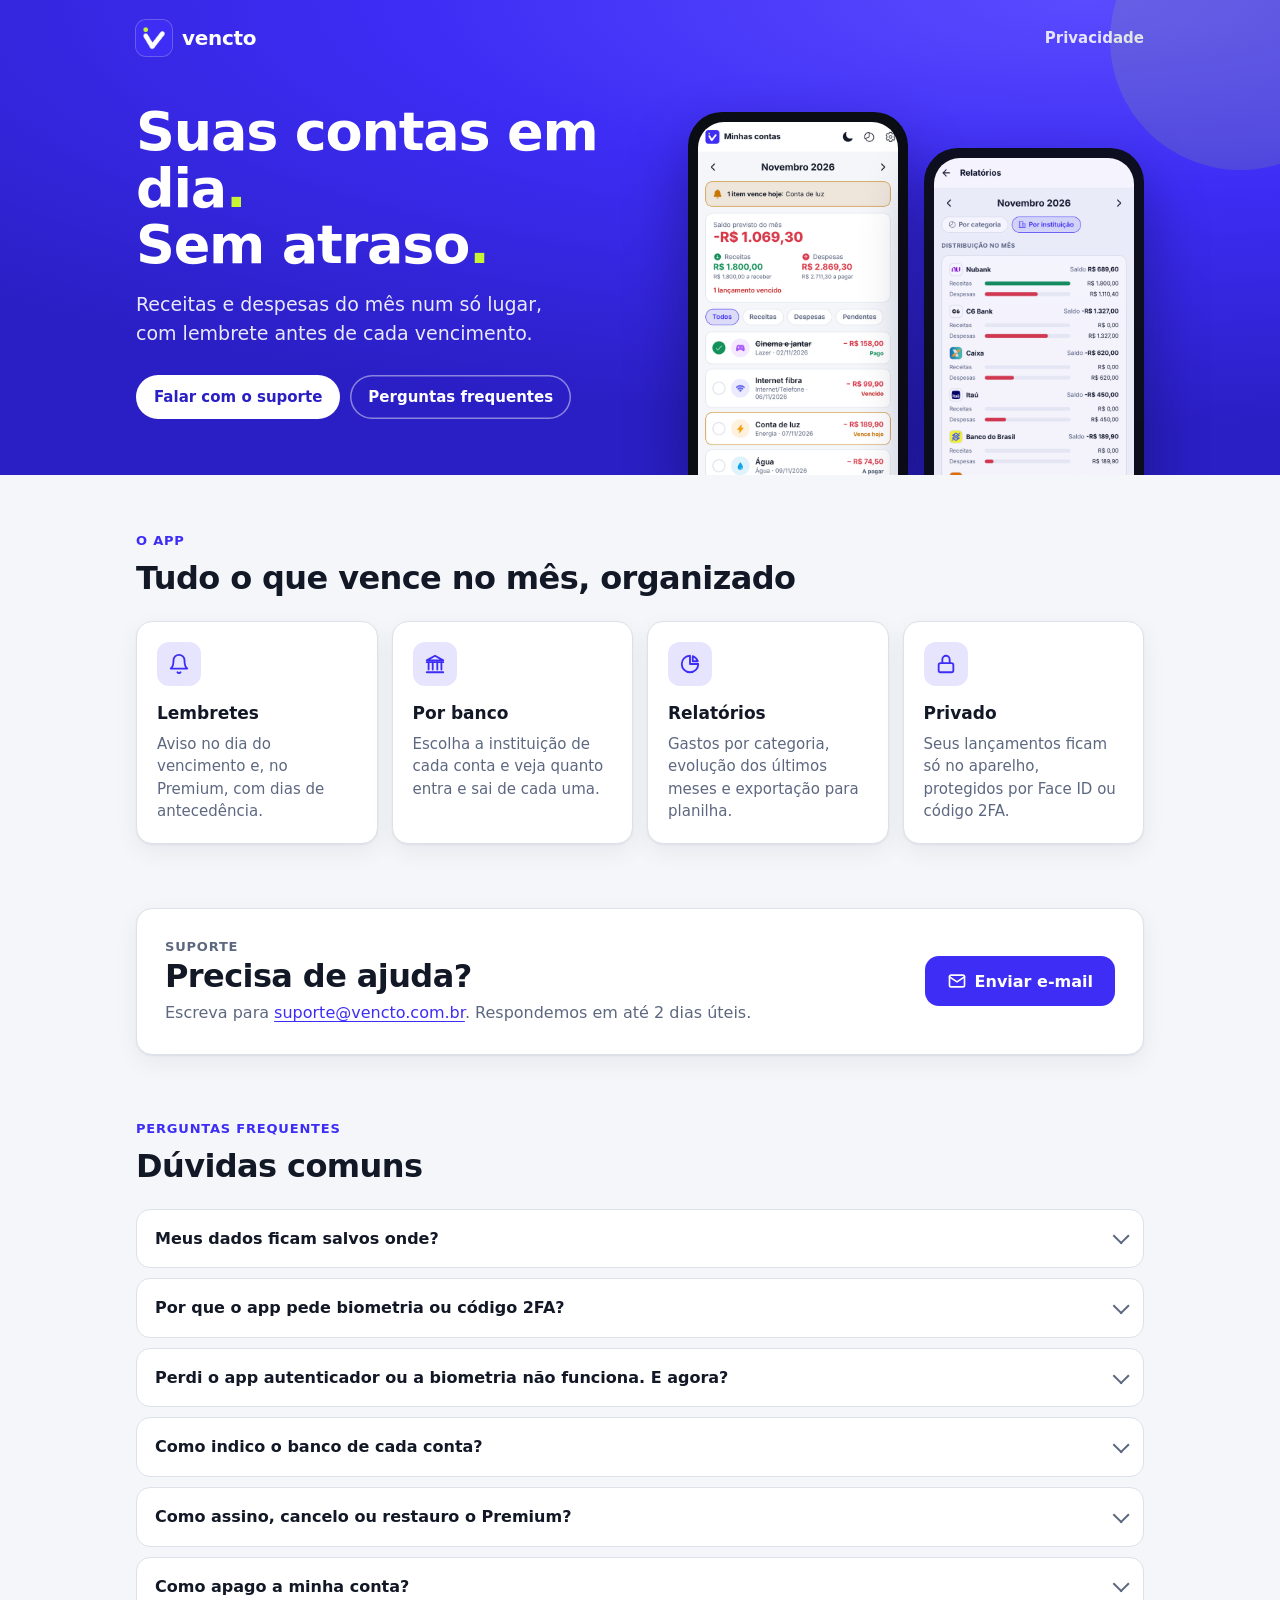
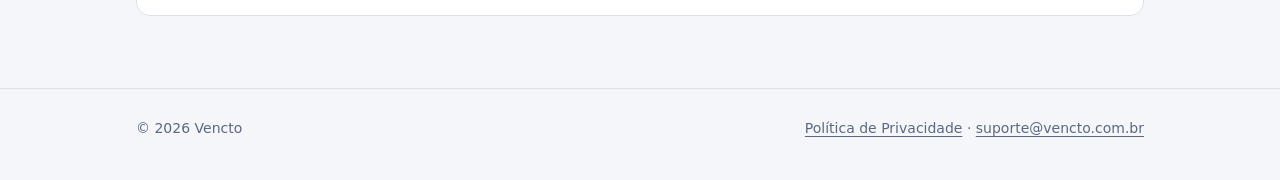
<file: index.html>
<!doctype html>
<html lang="pt-BR">
<head>
  <meta charset="utf-8">
  <meta name="viewport" content="width=device-width, initial-scale=1">
  <title>Vencto — Suporte</title>
  <meta name="description" content="Vencto: receitas e despesas do mês, sem esquecer nenhum vencimento. Suporte e perguntas frequentes.">
  <meta name="theme-color" content="#3D2DF5">
  <link rel="icon" href="img/logo.png">
  <link rel="apple-touch-icon" href="img/logo.png">
  <link rel="stylesheet" href="estilo.css">
</head>
<body>
  <header class="hero">
    <div class="wrap">
      <nav class="nav">
        <a class="brand" href="./"><img src="img/logo.png" alt="">vencto</a>
        <a class="link" href="privacidade.html">Privacidade</a>
      </nav>

      <div class="hero-grid">
        <div class="hero-copy">
          <h1>Suas contas em dia<span class="dot">.</span><br>Sem atraso<span class="dot">.</span></h1>
          <p class="lead">Receitas e despesas do mês num só lugar, com lembrete antes de cada vencimento.</p>
          <div class="actions">
            <a class="pill pill-light" href="#suporte">Falar com o suporte</a>
            <a class="pill pill-ghost" href="#perguntas">Perguntas frequentes</a>
          </div>
        </div>
        <div class="phones" aria-hidden="true">
          <div class="phone"><img src="img/app-inicio.png" alt=""></div>
          <div class="phone back"><img src="img/app-instituicoes.png" alt=""></div>
        </div>
      </div>
    </div>
  </header>

  <main>
    <section>
      <div class="wrap">
        <p class="eyebrow">O app</p>
        <h2>Tudo o que vence no mês, organizado</h2>
        <div class="features">
          <article class="card feature">
            <div class="icon"><svg viewBox="0 0 24 24" fill="none" stroke="currentColor" stroke-width="2" stroke-linecap="round" stroke-linejoin="round"><path d="M6 8a6 6 0 0 1 12 0c0 7 3 9 3 9H3s3-2 3-9"/><path d="M10.3 21a1.94 1.94 0 0 0 3.4 0"/></svg></div>
            <h3>Lembretes</h3>
            <p>Aviso no dia do vencimento e, no Premium, com dias de antecedência.</p>
          </article>
          <article class="card feature">
            <div class="icon"><svg viewBox="0 0 24 24" fill="none" stroke="currentColor" stroke-width="2" stroke-linecap="round" stroke-linejoin="round"><path d="M3 10h18"/><path d="M5 10v8M9.5 10v8M14.5 10v8M19 10v8"/><path d="M3 21h18"/><path d="M12 3 3 8h18z"/></svg></div>
            <h3>Por banco</h3>
            <p>Escolha a instituição de cada conta e veja quanto entra e sai de cada uma.</p>
          </article>
          <article class="card feature">
            <div class="icon"><svg viewBox="0 0 24 24" fill="none" stroke="currentColor" stroke-width="2" stroke-linecap="round" stroke-linejoin="round"><path d="M21 12a9 9 0 1 1-9-9v9z"/><path d="M15 3.5A9 9 0 0 1 20.5 9H15z"/></svg></div>
            <h3>Relatórios</h3>
            <p>Gastos por categoria, evolução dos últimos meses e exportação para planilha.</p>
          </article>
          <article class="card feature">
            <div class="icon"><svg viewBox="0 0 24 24" fill="none" stroke="currentColor" stroke-width="2" stroke-linecap="round" stroke-linejoin="round"><rect x="4" y="11" width="16" height="10" rx="2"/><path d="M8 11V7a4 4 0 0 1 8 0v4"/></svg></div>
            <h3>Privado</h3>
            <p>Seus lançamentos ficam só no aparelho, protegidos por Face ID ou código 2FA.</p>
          </article>
        </div>
      </div>
    </section>

    <section id="suporte">
      <div class="wrap">
        <div class="card support">
          <div>
            <p class="eyebrow">Suporte</p>
            <h2>Precisa de ajuda?</h2>
            <p>Escreva para <a href="mailto:suporte@vencto.com.br">suporte@vencto.com.br</a>. Respondemos em até 2 dias úteis.</p>
          </div>
          <a class="btn" href="mailto:suporte@vencto.com.br">
            <svg width="20" height="20" viewBox="0 0 24 24" fill="none" stroke="currentColor" stroke-width="2" stroke-linecap="round" stroke-linejoin="round" aria-hidden="true"><rect x="3" y="5" width="18" height="14" rx="2"/><path d="m3 7 9 6 9-6"/></svg>
            Enviar e-mail
          </a>
        </div>
      </div>
    </section>

    <section id="perguntas">
      <div class="wrap">
        <p class="eyebrow">Perguntas frequentes</p>
        <h2>Dúvidas comuns</h2>
        <div class="faq">
          <details>
            <summary>Meus dados ficam salvos onde?</summary>
            <p>Somente no seu aparelho. Por isso, ao trocar de celular ou desinstalar o app, os lançamentos não são
              transferidos.</p>
          </details>
          <details>
            <summary>Por que o app pede biometria ou código 2FA?</summary>
            <p>Para proteger as suas finanças: a verificação é pedida sempre que o app é aberto e depois de 2 minutos em
              segundo plano.</p>
          </details>
          <details>
            <summary>Perdi o app autenticador ou a biometria não funciona. E agora?</summary>
            <p>Na tela de verificação, toque em "Usar código de recuperação" e digite um dos códigos que o app mostrou
              quando você configurou a verificação. Em seguida, escolha um novo método. Você pode ver quantos códigos
              restam e gerar novos em Configurações › Códigos de recuperação.</p>
          </details>
          <details>
            <summary>Como indico o banco de cada conta?</summary>
            <p>No lançamento, toque em "Instituição financeira" e busque pelo nome ou pelo código do banco. O campo é
              opcional. Em Relatórios › Por instituição você vê receitas e despesas de cada banco no mês e nos últimos
              6 meses.</p>
          </details>
          <details>
            <summary>Como assino, cancelo ou restauro o Premium?</summary>
            <p>Assine em Configurações › Conhecer o Premium. Para cancelar, use Ajustes › seu nome › Assinaturas no
              iPhone. Se trocar de aparelho ou de conta no app, toque em "Restaurar compras" na tela do Premium.</p>
          </details>
          <details>
            <summary>Como apago a minha conta?</summary>
            <p>Em Configurações › Excluir conta. A conta, os lançamentos e os lembretes são apagados do aparelho.</p>
          </details>
        </div>
      </div>
    </section>
  </main>

  <footer>
    <div class="wrap">
      <span>© 2026 Vencto</span>
      <span><a href="privacidade.html">Política de Privacidade</a> · <a href="mailto:suporte@vencto.com.br">suporte@vencto.com.br</a></span>
    </div>
  </footer>
</body>
</html>
</file>
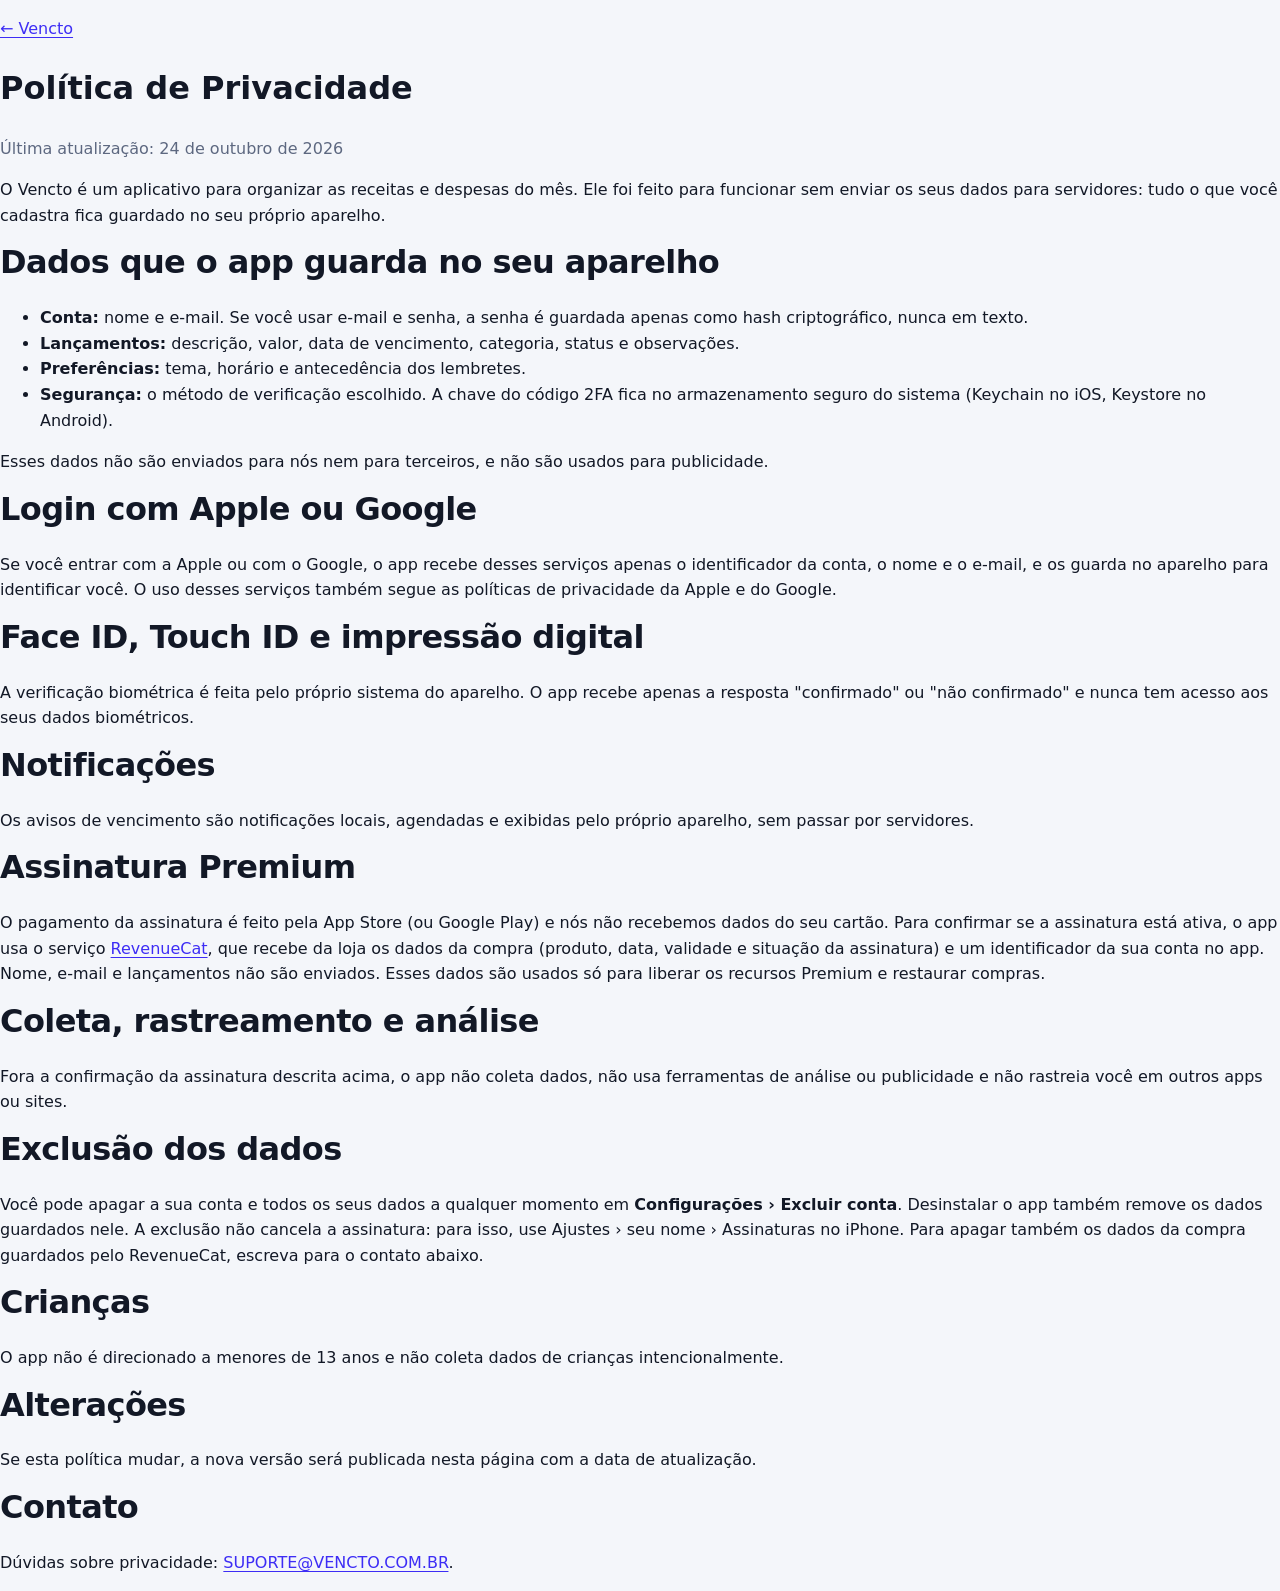
<file: privacidade.html>
<!doctype html>
<html lang="pt-BR">
<head>
  <meta charset="utf-8">
  <meta name="viewport" content="width=device-width, initial-scale=1">
  <title>Política de Privacidade — Vencto</title>
  <link rel="stylesheet" href="estilo.css">
</head>
<body>
  <main>
    <p><a href="./">← Vencto</a></p>
    <h1>Política de Privacidade</h1>
    <p class="muted">Última atualização: 24 de outubro de 2026</p>

    <p>O Vencto é um aplicativo para organizar as receitas e despesas do mês. Ele foi feito para funcionar
      sem enviar os seus dados para servidores: tudo o que você cadastra fica guardado no seu próprio aparelho.</p>

    <h2>Dados que o app guarda no seu aparelho</h2>
    <ul>
      <li><strong>Conta:</strong> nome e e-mail. Se você usar e-mail e senha, a senha é guardada apenas como hash
        criptográfico, nunca em texto.</li>
      <li><strong>Lançamentos:</strong> descrição, valor, data de vencimento, categoria, status e observações.</li>
      <li><strong>Preferências:</strong> tema, horário e antecedência dos lembretes.</li>
      <li><strong>Segurança:</strong> o método de verificação escolhido. A chave do código 2FA fica no armazenamento
        seguro do sistema (Keychain no iOS, Keystore no Android).</li>
    </ul>
    <p>Esses dados não são enviados para nós nem para terceiros, e não são usados para publicidade.</p>

    <h2>Login com Apple ou Google</h2>
    <p>Se você entrar com a Apple ou com o Google, o app recebe desses serviços apenas o identificador da conta, o nome
      e o e-mail, e os guarda no aparelho para identificar você. O uso desses serviços também segue as políticas de
      privacidade da Apple e do Google.</p>

    <h2>Face ID, Touch ID e impressão digital</h2>
    <p>A verificação biométrica é feita pelo próprio sistema do aparelho. O app recebe apenas a resposta
      "confirmado" ou "não confirmado" e nunca tem acesso aos seus dados biométricos.</p>

    <h2>Notificações</h2>
    <p>Os avisos de vencimento são notificações locais, agendadas e exibidas pelo próprio aparelho, sem passar por
      servidores.</p>

    <h2>Assinatura Premium</h2>
    <p>O pagamento da assinatura é feito pela App Store (ou Google Play) e nós não recebemos dados do seu cartão. Para
      confirmar se a assinatura está ativa, o app usa o serviço <a href="https://www.revenuecat.com/privacy/">RevenueCat</a>,
      que recebe da loja os dados da compra (produto, data, validade e situação da assinatura) e um identificador da sua
      conta no app. Nome, e-mail e lançamentos não são enviados. Esses dados são usados só para liberar os recursos
      Premium e restaurar compras.</p>

    <h2>Coleta, rastreamento e análise</h2>
    <p>Fora a confirmação da assinatura descrita acima, o app não coleta dados, não usa ferramentas de análise ou
      publicidade e não rastreia você em outros apps ou sites.</p>

    <h2>Exclusão dos dados</h2>
    <p>Você pode apagar a sua conta e todos os seus dados a qualquer momento em <strong>Configurações › Excluir
      conta</strong>. Desinstalar o app também remove os dados guardados nele. A exclusão não cancela a assinatura: para
      isso, use Ajustes › seu nome › Assinaturas no iPhone. Para apagar também os dados da compra guardados pelo
      RevenueCat, escreva para o contato abaixo.</p>

    <h2>Crianças</h2>
    <p>O app não é direcionado a menores de 13 anos e não coleta dados de crianças intencionalmente.</p>

    <h2>Alterações</h2>
    <p>Se esta política mudar, a nova versão será publicada nesta página com a data de atualização.</p>

    <h2>Contato</h2>
    <p>Dúvidas sobre privacidade: <a href="mailto:SUPORTE@VENCTO.COM.BR">SUPORTE@VENCTO.COM.BR</a>.</p>
  </main>
</body>
</html>
</file>
<file: estilo.css>
/* Páginas públicas do Vencto: mesmas cores e formas do app. */
:root {
  color-scheme: light;
  --bg: #f4f6fa;
  --surface: #ffffff;
  --surface-alt: #eef1f6;
  --border: #dce1ea;
  --text: #121826;
  --muted: #5d6880;
  --primary: #3d2df5;
  --primary-deep: #2a1fc4;
  --on-primary: #ffffff;
  --lime: #c6f432;
  --income: #13915a;
  --expense: #d93a4a;
  --shadow: 0 1px 2px rgb(18 24 38 / 6%), 0 8px 24px rgb(18 24 38 / 6%);
}

@media (prefers-color-scheme: dark) {
  :root:not([data-theme="light"]) {
    color-scheme: dark;
    --bg: #0d1117;
    --surface: #161b24;
    --surface-alt: #1f2633;
    --border: #2a3343;
    --text: #ecf0f7;
    --muted: #97a2b8;
    --primary: #7262ff;
    --primary-deep: #3d2df5;
    --income: #3dd68c;
    --expense: #ff6b78;
    --shadow: 0 1px 2px rgb(0 0 0 / 30%), 0 8px 24px rgb(0 0 0 / 25%);
  }
}

:root[data-theme="dark"] {
  color-scheme: dark;
  --bg: #0d1117;
  --surface: #161b24;
  --surface-alt: #1f2633;
  --border: #2a3343;
  --text: #ecf0f7;
  --muted: #97a2b8;
  --primary: #7262ff;
  --primary-deep: #3d2df5;
  --income: #3dd68c;
  --expense: #ff6b78;
  --shadow: 0 1px 2px rgb(0 0 0 / 30%), 0 8px 24px rgb(0 0 0 / 25%);
}

* { box-sizing: border-box; }

html { -webkit-text-size-adjust: 100%; }

body {
  margin: 0;
  background: var(--bg);
  color: var(--text);
  font: 16px/1.6 -apple-system, BlinkMacSystemFont, "SF Pro Text", system-ui, "Segoe UI", Roboto, sans-serif;
  -webkit-font-smoothing: antialiased;
}

a { color: var(--primary); text-underline-offset: 3px; }
img { max-width: 100%; display: block; }

.wrap { max-width: 1040px; margin: 0 auto; padding: 0 16px; }

/* Topo roxo, como a abertura do app */
.hero {
  position: relative;
  overflow: hidden;
  background: radial-gradient(120% 90% at 85% 0%, #5a4bff 0%, #3d2df5 45%, #2a1fc4 100%);
  color: #fff;
  padding: 20px 0 0;
}
.hero::after {
  /* o ponto verde-limão do logo, ampliado como detalhe de fundo */
  content: "";
  position: absolute;
  right: -90px;
  top: -90px;
  width: 260px;
  height: 260px;
  border-radius: 50%;
  background: var(--lime);
  opacity: 0.12;
}
.nav { display: flex; align-items: center; justify-content: space-between; gap: 12px; }
.brand { display: flex; align-items: center; gap: 10px; color: #fff; text-decoration: none; font-weight: 800; font-size: 20px; letter-spacing: -0.3px; }
.brand img { width: 36px; height: 36px; border-radius: 10px; box-shadow: 0 0 0 1px rgb(255 255 255 / 25%); }
.nav a.link { color: #fff; opacity: 0.85; font-weight: 600; font-size: 15px; text-decoration: none; }
.nav a.link:hover { opacity: 1; }

.hero-grid {
  display: grid;
  grid-template-columns: 1.1fr 0.9fr;
  align-items: end;
  gap: 32px;
  padding-top: 48px;
}
.hero h1 { font-size: clamp(34px, 6vw, 54px); line-height: 1.05; letter-spacing: -1.2px; margin: 0 0 16px; font-weight: 800; }
.hero h1 .dot { color: var(--lime); }
.hero p.lead { font-size: 19px; line-height: 1.5; opacity: 0.9; margin: 0 0 28px; max-width: 34ch; }
.hero-copy { padding-bottom: 56px; }

.pill {
  display: inline-flex;
  align-items: center;
  gap: 8px;
  padding: 10px 18px;
  border-radius: 999px;
  font-weight: 700;
  font-size: 15px;
  text-decoration: none;
}
.pill-light { background: #fff; color: #2a1fc4; }
.pill-ghost { color: #fff; box-shadow: inset 0 0 0 1.5px rgb(255 255 255 / 45%); }
.actions { display: flex; flex-wrap: wrap; gap: 10px; }

.phones { display: flex; justify-content: center; gap: 16px; margin-bottom: -2px; }
.phone {
  width: 220px;
  border-radius: 34px 34px 0 0;
  padding: 10px 10px 0;
  background: #0b0d14;
  box-shadow: 0 30px 60px rgb(10 6 60 / 45%);
}
.phone img { border-radius: 26px 26px 0 0; aspect-ratio: 9 / 16; object-fit: cover; object-position: top; }
.phone.back { transform: translateY(36px); opacity: 0.95; }

/* Seções */
section { padding: 56px 0 8px; }
.eyebrow { color: var(--primary); font-weight: 800; font-size: 13px; letter-spacing: 0.8px; text-transform: uppercase; margin: 0 0 8px; }
h2 { font-size: clamp(24px, 3.5vw, 32px); line-height: 1.15; letter-spacing: -0.6px; margin: 0 0 24px; }

.features { display: grid; grid-template-columns: repeat(4, 1fr); gap: 14px; }
.card {
  background: var(--surface);
  border: 1px solid var(--border);
  border-radius: 16px;
  padding: 20px;
  box-shadow: var(--shadow);
}
.feature h3 { font-size: 17px; margin: 14px 0 6px; }
.feature p { margin: 0; color: var(--muted); font-size: 15px; line-height: 1.5; }
.icon {
  width: 44px;
  height: 44px;
  border-radius: 12px;
  display: grid;
  place-items: center;
  background: color-mix(in srgb, var(--primary) 12%, transparent);
  color: var(--primary);
}
.icon svg { width: 22px; height: 22px; }

/* Suporte */
.support {
  display: flex;
  flex-wrap: wrap;
  align-items: center;
  justify-content: space-between;
  gap: 20px;
  padding: 28px;
}
.support h2 { margin: 0 0 6px; }
.support p { margin: 0; color: var(--muted); }
.btn {
  display: inline-flex;
  align-items: center;
  gap: 8px;
  min-height: 50px;
  padding: 0 22px;
  border-radius: 14px;
  background: var(--primary);
  color: var(--on-primary);
  font-weight: 700;
  text-decoration: none;
}
.btn:hover { filter: brightness(1.08); }

/* Perguntas frequentes */
.faq { display: grid; gap: 10px; }
details {
  background: var(--surface);
  border: 1px solid var(--border);
  border-radius: 14px;
  padding: 0 18px;
}
summary {
  cursor: pointer;
  list-style: none;
  padding: 16px 0;
  font-weight: 700;
  display: flex;
  justify-content: space-between;
  align-items: center;
  gap: 12px;
}
summary::-webkit-details-marker { display: none; }
summary::after {
  content: "";
  flex: none;
  width: 10px;
  height: 10px;
  border-right: 2px solid var(--muted);
  border-bottom: 2px solid var(--muted);
  transform: rotate(45deg) translateY(-3px);
  transition: transform 0.2s;
}
details[open] summary::after { transform: rotate(-135deg) translateY(-3px); }
details p { margin: 0 0 16px; color: var(--muted); }

footer {
  margin-top: 64px;
  padding: 28px 0 40px;
  border-top: 1px solid var(--border);
  color: var(--muted);
  font-size: 14px;
}
footer .wrap { display: flex; flex-wrap: wrap; justify-content: space-between; gap: 12px; }
footer a { color: var(--muted); }

/* Página de texto (privacidade) */
.hero.compact { padding-bottom: 40px; }
.hero.compact h1 { font-size: clamp(30px, 5vw, 44px); margin: 40px 0 8px; }
.hero.compact p { margin: 0; opacity: 0.85; }
.doc { max-width: 760px; margin: -24px auto 0; position: relative; padding: 32px; }
.doc h2 { font-size: 20px; letter-spacing: -0.2px; margin: 32px 0 8px; }
.doc h2:first-child { margin-top: 0; }
.doc p, .doc li { color: var(--text); }
.doc ul { padding-left: 20px; }
.doc li { margin-bottom: 6px; }
.muted { color: var(--muted); }

@media (max-width: 860px) {
  .hero-grid { grid-template-columns: 1fr; padding-top: 36px; gap: 8px; }
  .hero-copy { padding-bottom: 8px; }
  .features { grid-template-columns: repeat(2, 1fr); }
}

@media (max-width: 520px) {
  .features { grid-template-columns: 1fr; }
  .phone { width: 46%; border-radius: 26px 26px 0 0; padding: 7px 7px 0; }
  .phone img { border-radius: 20px 20px 0 0; }
  .phone.back { transform: translateY(24px); }
  .support { padding: 22px; }
  .doc { padding: 22px; margin-top: -20px; }
  .nav a.link { font-size: 14px; }
}
</file>
